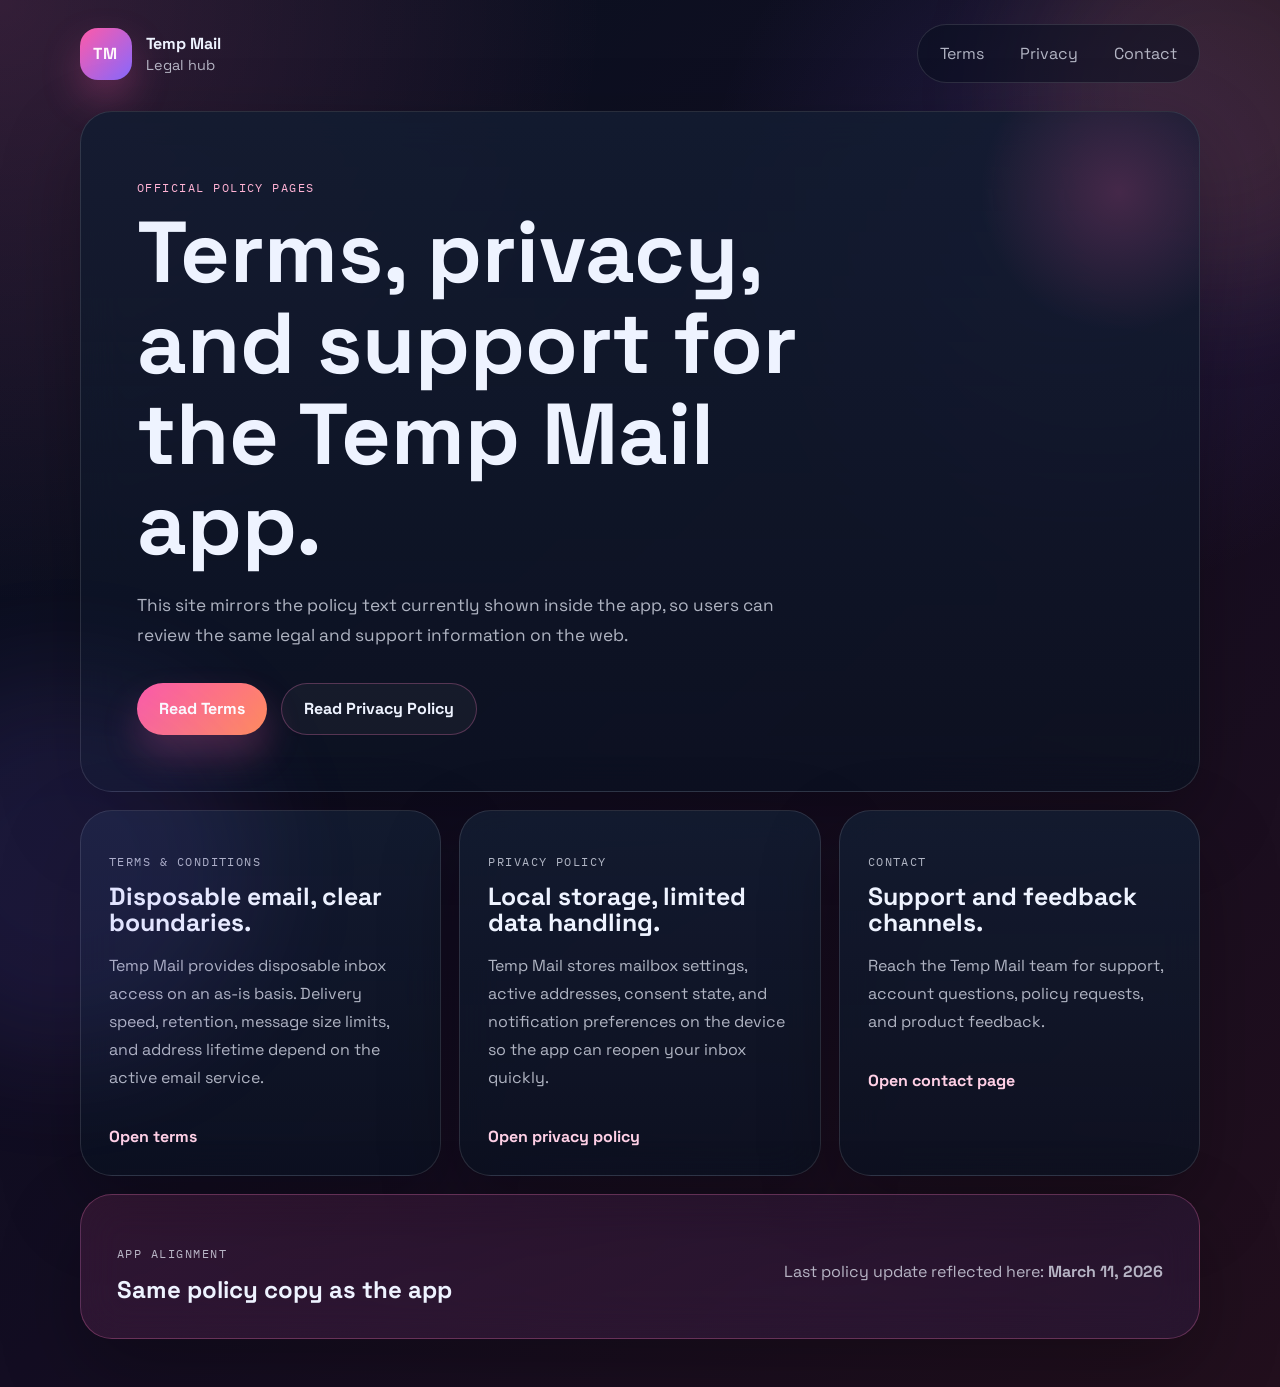
<file: index.html>
<!DOCTYPE html>
<html lang="en">
  <head>
    <meta charset="UTF-8" />
    <meta name="viewport" content="width=device-width, initial-scale=1.0" />
    <title>Temp Mail Legal Hub</title>
    <meta
      name="description"
      content="Official Temp Mail legal hub with Terms & Conditions, Privacy Policy, and contact information."
    />
    <link rel="preconnect" href="https://fonts.googleapis.com" />
    <link rel="preconnect" href="https://fonts.gstatic.com" crossorigin />
    <link
      href="https://fonts.googleapis.com/css2?family=Space+Grotesk:wght@400;500;700&family=IBM+Plex+Mono:wght@400;500&display=swap"
      rel="stylesheet"
    />
    <link rel="stylesheet" href="./styles.css" />
  </head>
  <body class="home-page">
    <div class="page-shell">
      <header class="site-header">
        <a class="brand" href="./">
          <span class="brand-mark">TM</span>
          <span class="brand-copy">
            <strong>Temp Mail</strong>
            <span>Legal hub</span>
          </span>
        </a>
        <nav class="site-nav" aria-label="Primary">
          <a href="./terms/">Terms</a>
          <a href="./privacy/">Privacy</a>
          <a href="./contact/">Contact</a>
        </nav>
      </header>

      <main>
        <section class="hero card">
          <p class="eyebrow">Official Policy Pages</p>
          <h1>Terms, privacy, and support for the Temp Mail app.</h1>
          <p class="lead">
            This site mirrors the policy text currently shown inside the app,
            so users can review the same legal and support information on the
            web.
          </p>
          <div class="hero-actions">
            <a class="button primary" href="./terms/">Read Terms</a>
            <a class="button secondary" href="./privacy/">Read Privacy Policy</a>
          </div>
        </section>

        <section class="grid">
          <article class="card panel">
            <p class="panel-label">Terms &amp; Conditions</p>
            <h2>Disposable email, clear boundaries.</h2>
            <p>
              Temp Mail provides disposable inbox access on an as-is basis.
              Delivery speed, retention, message size limits, and address
              lifetime depend on the active email service.
            </p>
            <a class="text-link" href="./terms/">Open terms</a>
          </article>

          <article class="card panel">
            <p class="panel-label">Privacy Policy</p>
            <h2>Local storage, limited data handling.</h2>
            <p>
              Temp Mail stores mailbox settings, active addresses, consent
              state, and notification preferences on the device so the app can
              reopen your inbox quickly.
            </p>
            <a class="text-link" href="./privacy/">Open privacy policy</a>
          </article>

          <article class="card panel">
            <p class="panel-label">Contact</p>
            <h2>Support and feedback channels.</h2>
            <p>
              Reach the Temp Mail team for support, account questions, policy
              requests, and product feedback.
            </p>
            <a class="text-link" href="./contact/">Open contact page</a>
          </article>
        </section>

        <section class="card spotlight">
          <div>
            <p class="eyebrow">App Alignment</p>
            <h2>Same policy copy as the app</h2>
          </div>
          <p>
            Last policy update reflected here:
            <strong>March 11, 2026</strong>
          </p>
        </section>
      </main>
    </div>
  </body>
</html>
</file>
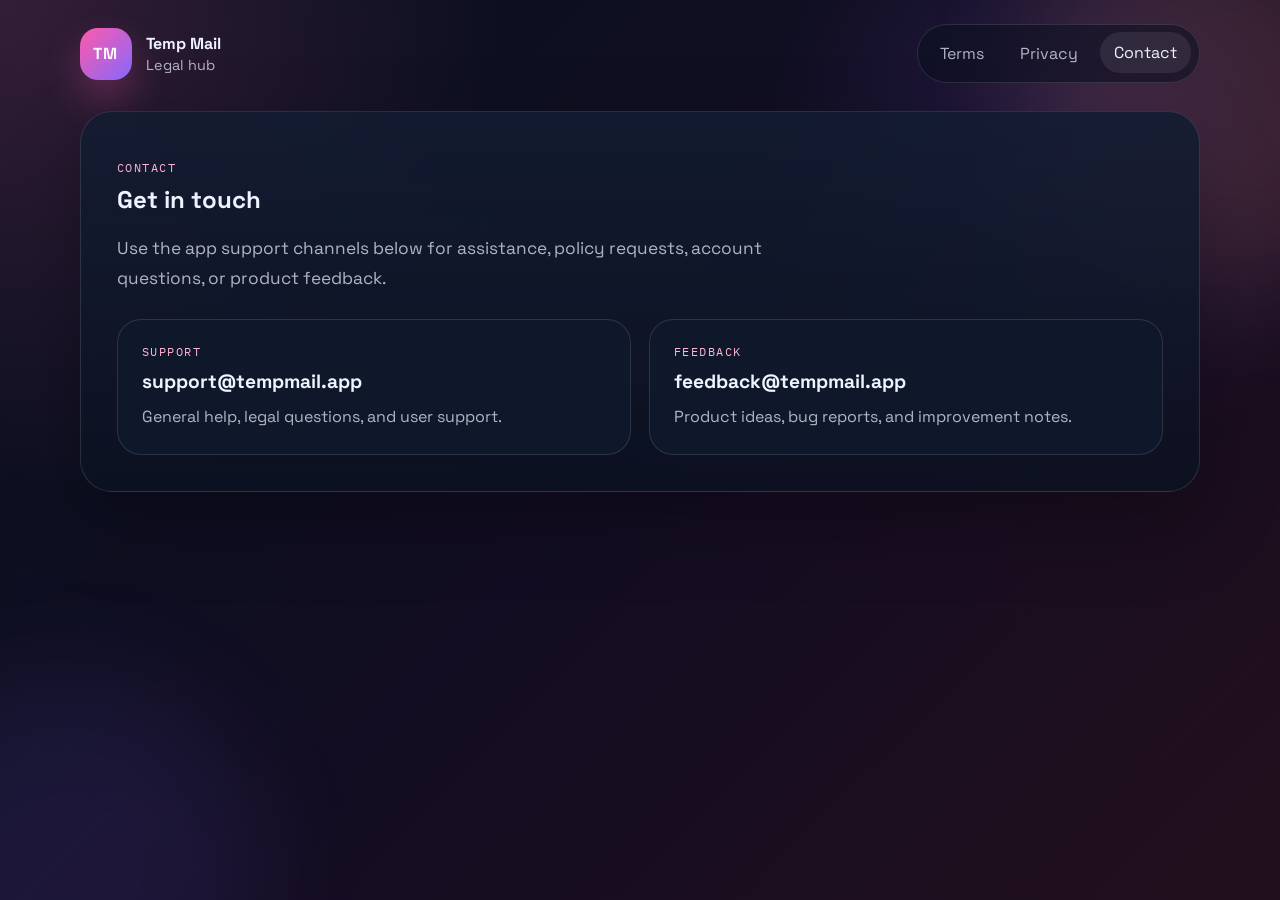
<file: contact/index.html>
<!DOCTYPE html>
<html lang="en">
  <head>
    <meta charset="UTF-8" />
    <meta name="viewport" content="width=device-width, initial-scale=1.0" />
    <title>Contact Temp Mail</title>
    <meta
      name="description"
      content="Official support and feedback contacts for the Temp Mail app."
    />
    <link rel="preconnect" href="https://fonts.googleapis.com" />
    <link rel="preconnect" href="https://fonts.gstatic.com" crossorigin />
    <link
      href="https://fonts.googleapis.com/css2?family=Space+Grotesk:wght@400;500;700&family=IBM+Plex+Mono:wght@400;500&display=swap"
      rel="stylesheet"
    />
    <link rel="stylesheet" href="../styles.css" />
  </head>
  <body>
    <div class="page-shell">
      <header class="site-header">
        <a class="brand" href="../">
          <span class="brand-mark">TM</span>
          <span class="brand-copy">
            <strong>Temp Mail</strong>
            <span>Legal hub</span>
          </span>
        </a>
        <nav class="site-nav" aria-label="Primary">
          <a href="../terms/">Terms</a>
          <a href="../privacy/">Privacy</a>
          <a class="active" href="./">Contact</a>
        </nav>
      </header>

      <main>
        <section class="card document-card">
          <p class="eyebrow">Contact</p>
          <h1>Get in touch</h1>
          <p class="lead">
            Use the app support channels below for assistance, policy requests,
            account questions, or product feedback.
          </p>

          <div class="contact-grid">
            <a class="contact-card" href="cnnetwork332@gmail.com">
              <span class="contact-label">Support</span>
              <strong>support@tempmail.app</strong>
              <span>General help, legal questions, and user support.</span>
            </a>

            <a class="contact-card" href="cnnetwork332@gmail.com">
              <span class="contact-label">Feedback</span>
              <strong>feedback@tempmail.app</strong>
              <span>Product ideas, bug reports, and improvement notes.</span>
            </a>
          </div>
        </section>
      </main>
    </div>
  </body>
</html>
</file>
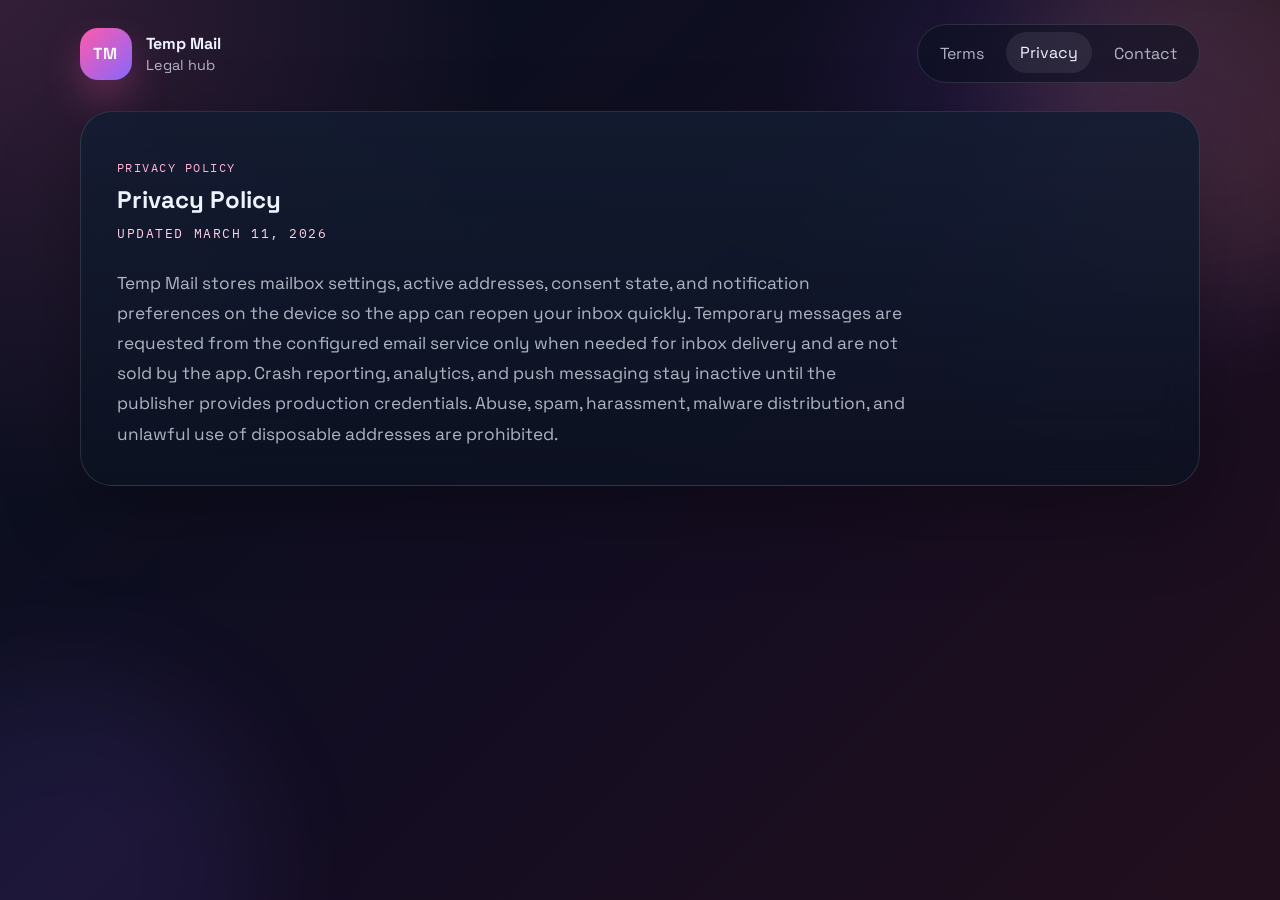
<file: privacy/index.html>
<!DOCTYPE html>
<html lang="en">
  <head>
    <meta charset="UTF-8" />
    <meta name="viewport" content="width=device-width, initial-scale=1.0" />
    <title>Temp Mail Privacy Policy</title>
    <meta
      name="description"
      content="Temp Mail Privacy Policy, mirrored from the in-app policy document."
    />
    <link rel="preconnect" href="https://fonts.googleapis.com" />
    <link rel="preconnect" href="https://fonts.gstatic.com" crossorigin />
    <link
      href="https://fonts.googleapis.com/css2?family=Space+Grotesk:wght@400;500;700&family=IBM+Plex+Mono:wght@400;500&display=swap"
      rel="stylesheet"
    />
    <link rel="stylesheet" href="../styles.css" />
  </head>
  <body>
    <div class="page-shell">
      <header class="site-header">
        <a class="brand" href="../">
          <span class="brand-mark">TM</span>
          <span class="brand-copy">
            <strong>Temp Mail</strong>
            <span>Legal hub</span>
          </span>
        </a>
        <nav class="site-nav" aria-label="Primary">
          <a href="../terms/">Terms</a>
          <a class="active" href="./">Privacy</a>
          <a href="../contact/">Contact</a>
        </nav>
      </header>

      <main>
        <article class="card document-card">
          <p class="eyebrow">Privacy Policy</p>
          <h1>Privacy Policy</h1>
          <p class="updated-at">Updated March 11, 2026</p>
          <p class="document-body">
            Temp Mail stores mailbox settings, active addresses, consent state,
            and notification preferences on the device so the app can reopen
            your inbox quickly. Temporary messages are requested from the
            configured email service only when needed for inbox delivery and are
            not sold by the app. Crash reporting, analytics, and push messaging
            stay inactive until the publisher provides production credentials.
            Abuse, spam, harassment, malware distribution, and unlawful use of
            disposable addresses are prohibited.
          </p>
        </article>
      </main>
    </div>
  </body>
</html>
</file>
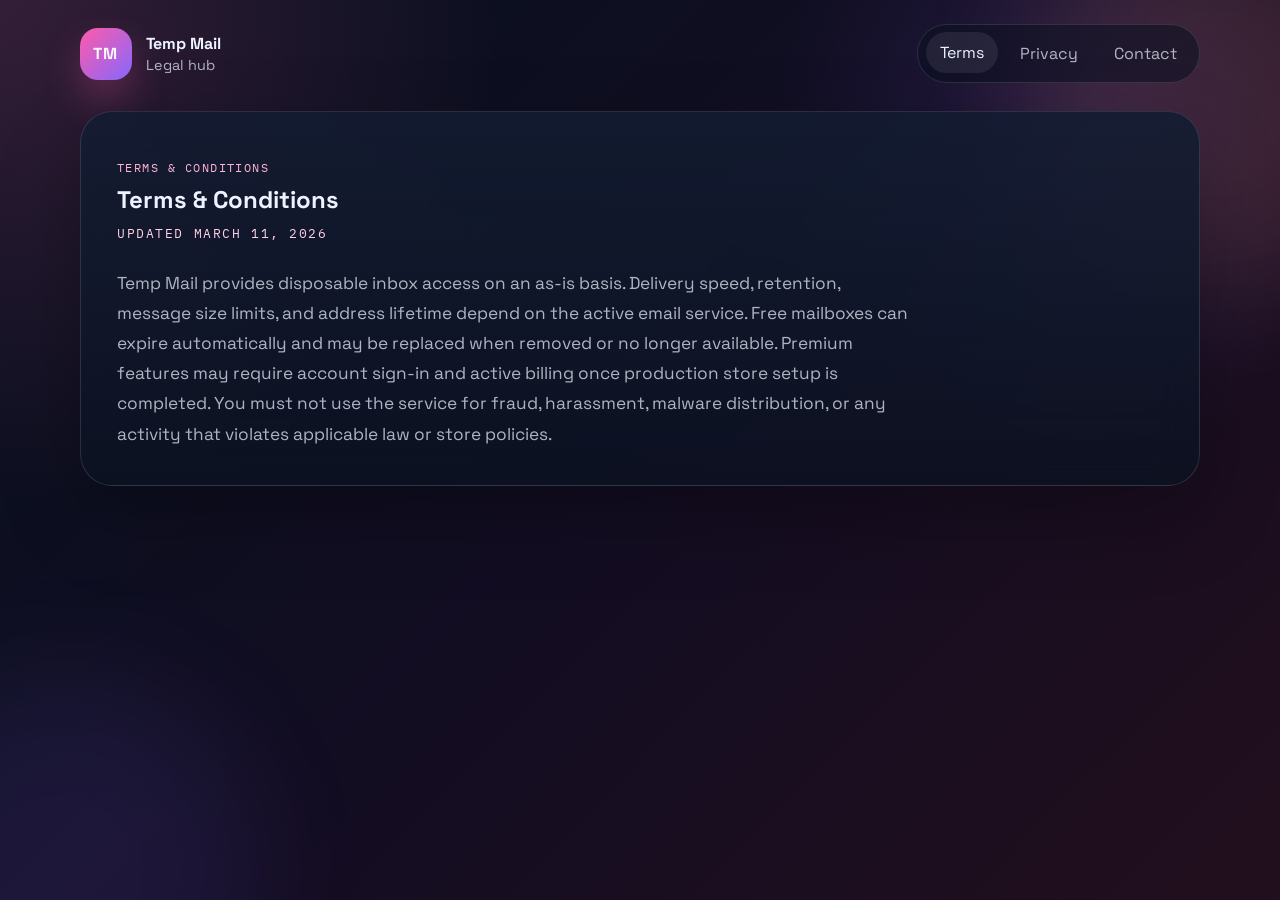
<file: terms/index.html>
<!DOCTYPE html>
<html lang="en">
  <head>
    <meta charset="UTF-8" />
    <meta name="viewport" content="width=device-width, initial-scale=1.0" />
    <title>Temp Mail Terms &amp; Conditions</title>
    <meta
      name="description"
      content="Temp Mail Terms & Conditions, mirrored from the in-app policy document."
    />
    <link rel="preconnect" href="https://fonts.googleapis.com" />
    <link rel="preconnect" href="https://fonts.gstatic.com" crossorigin />
    <link
      href="https://fonts.googleapis.com/css2?family=Space+Grotesk:wght@400;500;700&family=IBM+Plex+Mono:wght@400;500&display=swap"
      rel="stylesheet"
    />
    <link rel="stylesheet" href="../styles.css" />
  </head>
  <body>
    <div class="page-shell">
      <header class="site-header">
        <a class="brand" href="../">
          <span class="brand-mark">TM</span>
          <span class="brand-copy">
            <strong>Temp Mail</strong>
            <span>Legal hub</span>
          </span>
        </a>
        <nav class="site-nav" aria-label="Primary">
          <a class="active" href="./">Terms</a>
          <a href="../privacy/">Privacy</a>
          <a href="../contact/">Contact</a>
        </nav>
      </header>

      <main>
        <article class="card document-card">
          <p class="eyebrow">Terms &amp; Conditions</p>
          <h1>Terms &amp; Conditions</h1>
          <p class="updated-at">Updated March 11, 2026</p>
          <p class="document-body">
            Temp Mail provides disposable inbox access on an as-is basis.
            Delivery speed, retention, message size limits, and address
            lifetime depend on the active email service. Free mailboxes can
            expire automatically and may be replaced when removed or no longer
            available. Premium features may require account sign-in and active
            billing once production store setup is completed. You must not use
            the service for fraud, harassment, malware distribution, or any
            activity that violates applicable law or store policies.
          </p>
        </article>
      </main>
    </div>
  </body>
</html>
</file>
<file: styles.css>
:root {
  --bg: #07111f;
  --bg-alt: #130d22;
  --panel: rgba(11, 18, 33, 0.78);
  --panel-strong: rgba(17, 25, 45, 0.92);
  --line: rgba(255, 255, 255, 0.12);
  --line-strong: rgba(255, 122, 190, 0.28);
  --text: #eef3ff;
  --muted: rgba(238, 243, 255, 0.72);
  --hot: #ff5aa8;
  --warm: #ff8d5c;
  --violet: #8769ff;
  --shadow: 0 30px 80px rgba(0, 0, 0, 0.28);
}

* {
  box-sizing: border-box;
}

html {
  min-height: 100%;
}

body {
  margin: 0;
  min-height: 100vh;
  color: var(--text);
  font-family: "Space Grotesk", sans-serif;
  background:
    radial-gradient(circle at top left, rgba(255, 90, 168, 0.18), transparent 32%),
    radial-gradient(circle at 85% 15%, rgba(135, 105, 255, 0.16), transparent 24%),
    linear-gradient(135deg, var(--bg), var(--bg-alt) 52%, #220f1d 100%);
  overflow-x: hidden;
}

body::before,
body::after {
  content: "";
  position: fixed;
  inset: auto;
  width: 24rem;
  height: 24rem;
  border-radius: 999px;
  filter: blur(60px);
  pointer-events: none;
  opacity: 0.6;
}

body::before {
  top: -6rem;
  right: -8rem;
  background: rgba(255, 141, 92, 0.22);
}

body::after {
  bottom: -10rem;
  left: -8rem;
  background: rgba(135, 105, 255, 0.18);
}

a {
  color: inherit;
}

.page-shell {
  width: min(1120px, calc(100% - 32px));
  margin: 0 auto;
  padding: 24px 0 48px;
}

.site-header,
.card,
.panel,
.spotlight {
  animation: rise 640ms ease both;
}

.site-header {
  display: flex;
  align-items: center;
  justify-content: space-between;
  gap: 16px;
  margin-bottom: 28px;
}

.brand {
  display: inline-flex;
  align-items: center;
  gap: 14px;
  text-decoration: none;
}

.brand-mark {
  display: grid;
  place-items: center;
  width: 52px;
  height: 52px;
  border-radius: 18px;
  color: #fff7fb;
  font-weight: 700;
  letter-spacing: 0.08em;
  background: linear-gradient(135deg, var(--hot), var(--violet));
  box-shadow: 0 18px 38px rgba(255, 90, 168, 0.28);
}

.brand-copy {
  display: grid;
  gap: 2px;
}

.brand-copy strong {
  font-size: 1rem;
}

.brand-copy span:last-child {
  color: var(--muted);
  font-size: 0.9rem;
}

.site-nav {
  display: inline-flex;
  align-items: center;
  gap: 8px;
  padding: 8px;
  border: 1px solid var(--line);
  border-radius: 999px;
  background: rgba(10, 16, 31, 0.55);
  backdrop-filter: blur(18px);
}

.site-nav a {
  padding: 10px 14px;
  border-radius: 999px;
  text-decoration: none;
  color: var(--muted);
  transition: background-color 180ms ease, color 180ms ease, transform 180ms ease;
}

.site-nav a:hover,
.site-nav a:focus-visible,
.site-nav a.active {
  color: var(--text);
  background: rgba(255, 255, 255, 0.08);
  transform: translateY(-1px);
}

.card {
  position: relative;
  border: 1px solid var(--line);
  border-radius: 32px;
  background: linear-gradient(180deg, rgba(19, 28, 49, 0.9), var(--panel));
  box-shadow: var(--shadow);
  backdrop-filter: blur(20px);
}

.hero {
  padding: 56px;
  overflow: hidden;
}

.hero::after {
  content: "";
  position: absolute;
  right: -4rem;
  top: -4rem;
  width: 18rem;
  height: 18rem;
  border-radius: 999px;
  background: radial-gradient(circle, rgba(255, 90, 168, 0.2), transparent 68%);
}

.eyebrow,
.panel-label,
.updated-at,
.contact-label {
  font-family: "IBM Plex Mono", monospace;
  text-transform: uppercase;
  letter-spacing: 0.12em;
}

.eyebrow,
.panel-label,
.contact-label {
  color: #ffb3d5;
  font-size: 0.76rem;
}

h1,
h2 {
  margin: 0;
  line-height: 1.05;
}

.hero h1 {
  max-width: 12ch;
  margin-top: 10px;
  font-size: clamp(2.75rem, 7vw, 5.4rem);
}

.lead,
.document-body,
.panel p,
.spotlight p {
  color: var(--muted);
  line-height: 1.75;
}

.lead {
  max-width: 60ch;
  margin: 20px 0 0;
  font-size: 1.08rem;
}

.hero-actions {
  display: flex;
  flex-wrap: wrap;
  gap: 14px;
  margin-top: 32px;
}

.button,
.text-link {
  text-decoration: none;
}

.button {
  display: inline-flex;
  align-items: center;
  justify-content: center;
  min-height: 52px;
  padding: 0 22px;
  border-radius: 999px;
  font-weight: 700;
  transition: transform 180ms ease, box-shadow 180ms ease, border-color 180ms ease;
}

.button:hover,
.button:focus-visible,
.text-link:hover,
.text-link:focus-visible,
.contact-card:hover,
.contact-card:focus-visible {
  transform: translateY(-2px);
}

.button.primary {
  color: #fff;
  background: linear-gradient(135deg, var(--hot), var(--warm));
  box-shadow: 0 20px 36px rgba(255, 90, 168, 0.24);
}

.button.secondary {
  border: 1px solid var(--line-strong);
  color: var(--text);
  background: rgba(255, 255, 255, 0.04);
}

.grid {
  display: grid;
  grid-template-columns: repeat(3, minmax(0, 1fr));
  gap: 18px;
  margin-top: 18px;
}

.panel {
  padding: 28px;
}

.panel h2 {
  margin-top: 12px;
  font-size: 1.55rem;
}

.text-link {
  display: inline-flex;
  margin-top: 18px;
  color: #ffd0e6;
  font-weight: 700;
}

.spotlight,
.document-card {
  padding: 36px;
}

.spotlight {
  display: flex;
  align-items: end;
  justify-content: space-between;
  gap: 24px;
  margin-top: 18px;
  border-color: var(--line-strong);
  background: linear-gradient(135deg, rgba(255, 90, 168, 0.12), rgba(135, 105, 255, 0.08));
}

.updated-at {
  margin: 12px 0 26px;
  color: #ffd0e6;
  font-size: 0.82rem;
}

.document-body {
  max-width: 72ch;
  margin: 0;
  font-size: 1.08rem;
}

.contact-grid {
  display: grid;
  grid-template-columns: repeat(2, minmax(0, 1fr));
  gap: 18px;
  margin-top: 26px;
}

.contact-card {
  display: grid;
  gap: 10px;
  padding: 24px;
  border: 1px solid var(--line);
  border-radius: 24px;
  color: var(--text);
  text-decoration: none;
  background: var(--panel-strong);
  transition: transform 180ms ease, border-color 180ms ease, box-shadow 180ms ease;
}

.contact-card strong {
  font-size: 1.2rem;
}

.contact-card span:last-child {
  color: var(--muted);
  line-height: 1.6;
}

.contact-card:hover,
.contact-card:focus-visible {
  border-color: var(--line-strong);
  box-shadow: 0 20px 48px rgba(0, 0, 0, 0.26);
}

@keyframes rise {
  from {
    opacity: 0;
    transform: translateY(18px);
  }

  to {
    opacity: 1;
    transform: translateY(0);
  }
}

@media (max-width: 900px) {
  .grid,
  .contact-grid {
    grid-template-columns: 1fr;
  }

  .spotlight {
    align-items: flex-start;
    flex-direction: column;
  }
}

@media (max-width: 720px) {
  .page-shell {
    width: min(100% - 24px, 1120px);
    padding-top: 16px;
  }

  .site-header {
    flex-direction: column;
    align-items: stretch;
  }

  .site-nav {
    justify-content: center;
    flex-wrap: wrap;
    border-radius: 24px;
  }

  .hero,
  .spotlight,
  .document-card {
    padding: 28px;
  }

  .hero h1 {
    max-width: none;
  }
}
</file>
